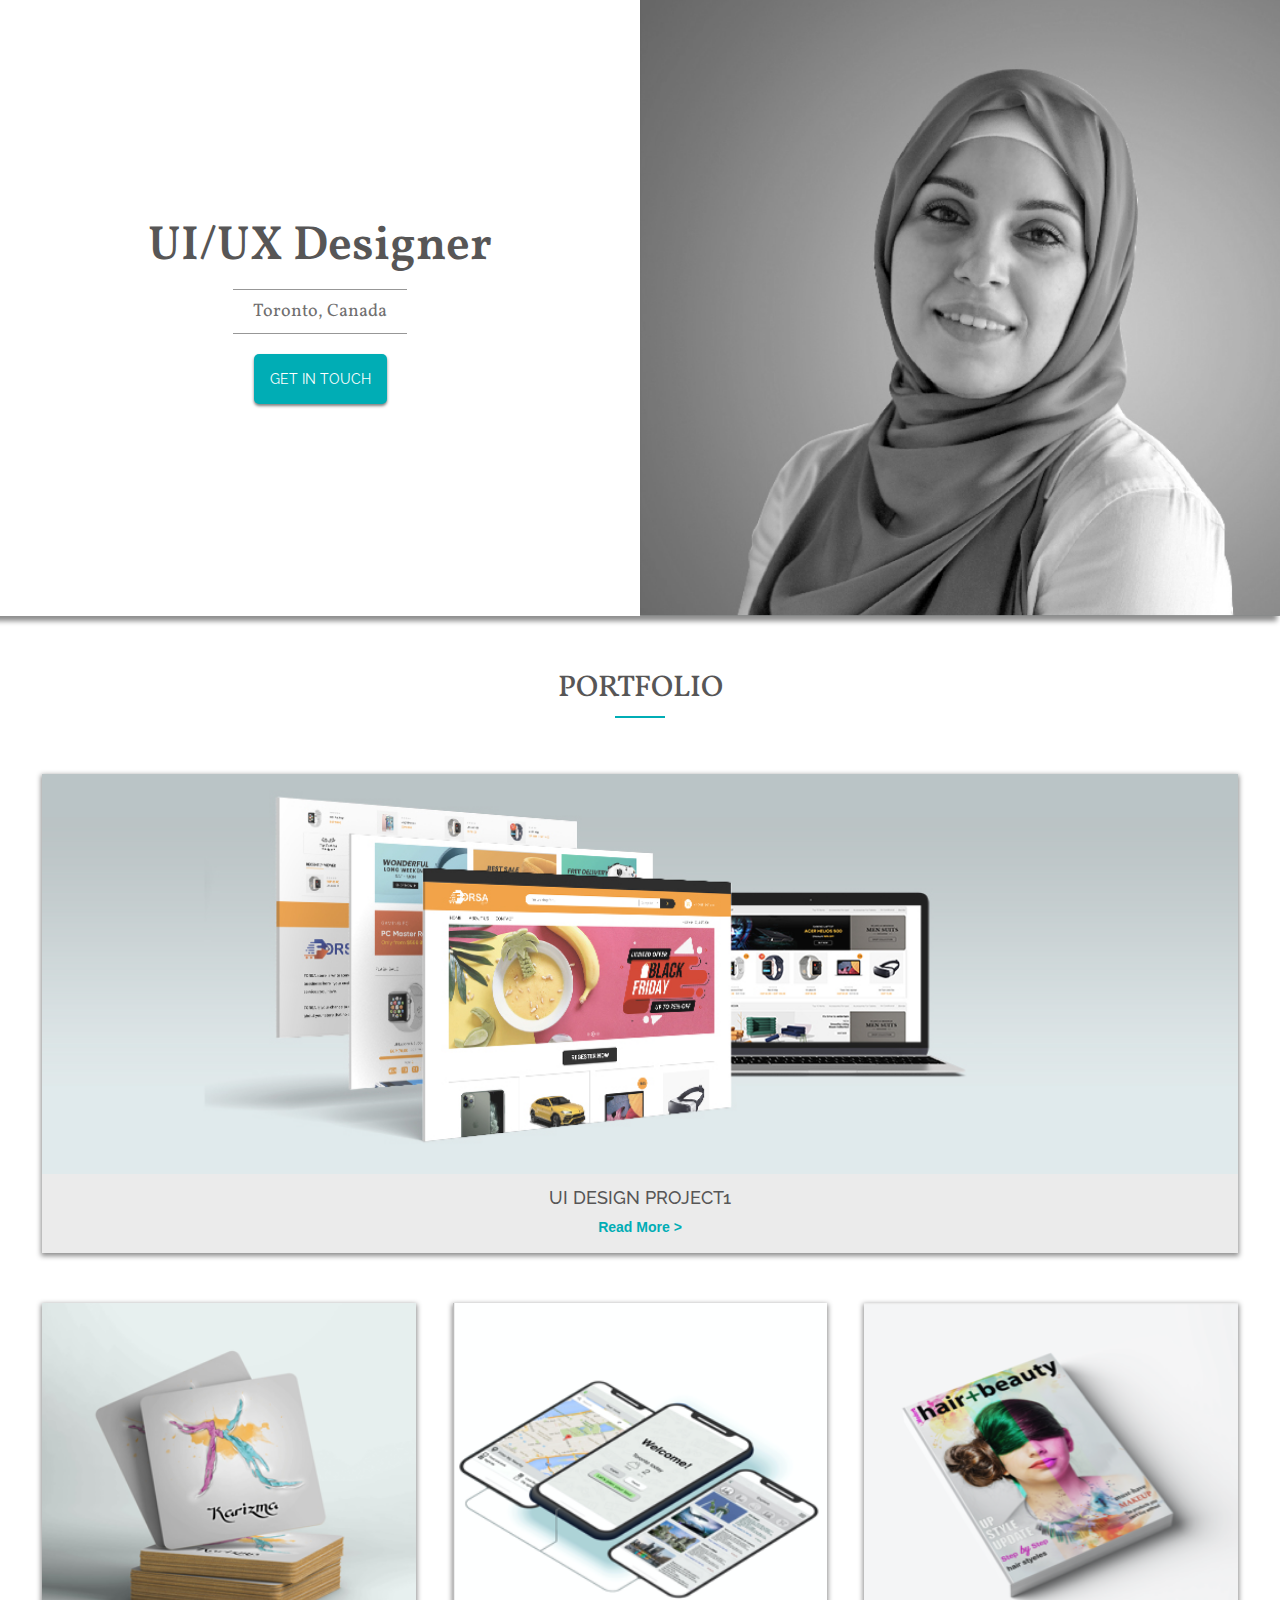
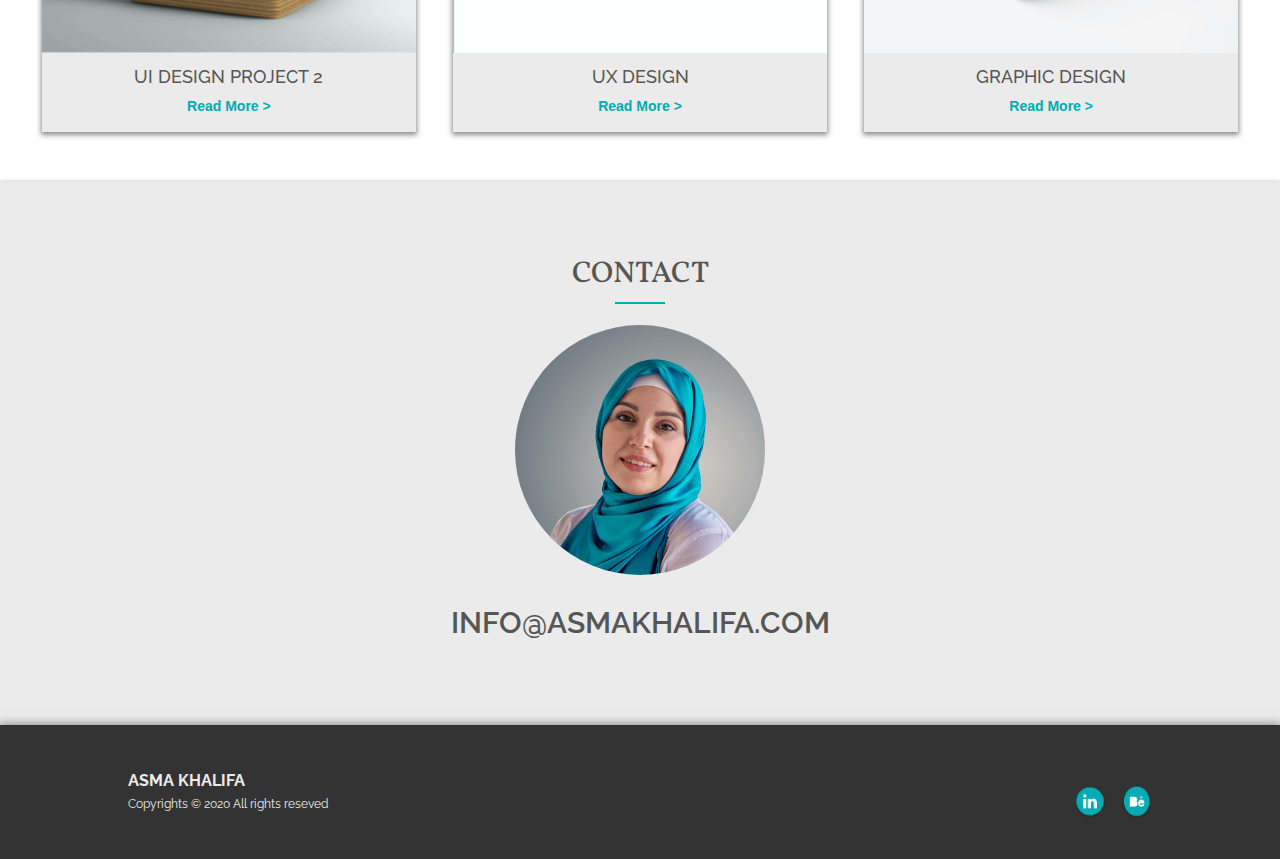
<file: index.html>
<!DOCTYPE html>
<html>
  <head>
    <meta charset="utf-8" />
    <meta
      name="viewport"
      content="width=device-width, initial-scale=1.0, user-scalable=no"
    />
    <meta name="description" content="" />
    <meta name="keywords" content="" />
    <meta name="author" content="Hossam Basha" />
    <meta name="copyright" content="Hossam Basha" />
    <title>Asmaa Khalifa</title>
    <link rel="icon" href="img/logo.png" type="image/png" />
    <link href="css/all.min.css" rel="stylesheet" />
    <link href="css/bootstrap.min.css" rel="stylesheet" />
    <link href="css/index.css" rel="stylesheet" />
  </head>
  <body>
    <!-- Navbar -->
    <nav>
      <div class="navbar">
        <div class="menu-icon">
          <i class="fas fa-bars"></i>
        </div>
        <div class="menu-logo">
          <a href="index.html"><img src="img/logo.png" /></a>
        </div>
        <div class="navbar-content hide">
          <span class="close-nav"><i class="fas fa-times"></i></span>
          <ul class="menu-items">
            <li class="menu-item item-active">
              <a class="menu-link" href="#home_section">HOME</a>
            </li>
            <li class="menu-item">
              <a class="menu-link" href="#categories_section">PORTFOLIO</a>
            </li>
            <li class="menu-item">
              <a class="menu-link" href="aboutMe.html">ABOUT ME</a>
            </li>
            <li class="menu-item">
              <a class="menu-link" href="#contact-section">CONTACT</a>
            </li>
          </ul>
        </div>
      </div>
    </nav>

    <section id="content">
      <!-- Home -->
      <div class="home-section" id="home_section">
        <div class="home-inside">
          <!-- <div class="links">
            <span>Home</span>
          </div> -->
          <div class="home-left">
            <h1 class="home-header">UI/UX Designer</h1>
            <p class="home-p">Toronto, Canada</p>
            <button class="get-in-touch-btn">
              <a href="mailto:INFO@ASMAKHALIFA.COM">GET IN TOUCH</a>
            </button>
          </div>
          <div class="home-right">
            <img src="img/Hero section .png" />
          </div>
        </div>
      </div>
      <!-- Portfolio Categories -->
      <div class="categories-section" id="categories_section">
        <h2 class="section-title">Portfolio</h2>
        <div class="categories-top">
          <div class="category">
            <div class="category-image" id="img1"></div>
            <h3 class="category-title">UI DESIGN PROJECT1</h3>
            <a class="category-link" href="">Read More ></a>
          </div>
        </div>
        <div class="categories-bottom">
          <div class="category">
            <div class="category-image" id="img2"></div>
            <h3 class="category-title">UI DESIGN PROJECT 2</h3>
            <a class="category-link" href="">Read More ></a>
          </div>
          <div class="category">
            <div class="category-image" id="img3"></div>
            <h3 class="category-title">UX DESIGN</h3>
            <a class="category-link" href="UXDesign.html">Read More ></a>
          </div>
          <div class="category">
            <div class="category-image" id="img4"></div>
            <h3 class="category-title">GRAPHIC DESIGN</h3>
            <a class="category-link" href="graphicDesign.html">Read More ></a>
          </div>
        </div>
      </div>

      <!-- Contact section -->
      <div class="contact-section" id="contact-section">
        <h2 class="section-title">CONTACT</h2>
        <div class="contact-info">
          <img src="img/HOME-1.jpeg" />
          <a href="mailto:INFO@ASMAKHALIFA.COM" class="contact-mail"
            >INFO@ASMAKHALIFA.COM</a
          >
        </div>
      </div>
    </section>

    <footer>
      <div class="footer-info">
        <h5 class="footer-header">ASMA KHALIFA</h5>
        <p class="copy-right">Copyrights &copy; 2020 All rights reseved</p>
      </div>
      <div class="footer-logos">
        <img class="footer-image" src="img/in icon.png" />
        <img class="footer-image" src="img/be icon.png" />
      </div>
    </footer>
  </body>
  <script src="js/jquery-3.5.1.min.js"></script>
  <script src="js/bootstrap.min.js"></script>
  <script src="js/index.js"></script>
  <script>
    /* When the user scrolls down show nav after hero section */
    if (screen.width > 961) {
      window.onscroll = (e) => {
        // let homeSection = document.getElementById("home_section");
        // let categoriesSection = document.getElementById("categories_section");
        // let contactSection = document.getElementById("contact-section");
        let currentScrollPos = window.pageYOffset;
        if (currentScrollPos < 400) {
          document.querySelector("nav").style.top = "-100px";
        } else {
          document.querySelector("nav").style.top = "0";
        }

        //   // change links active
        //   if (currentScrollPos < homeSection.offsetHeight && currentScrollPos > 0) {
        //     // active home section link
        //     changeActiveLink(homeSection.id);
        //   } else if (
        //     currentScrollPos < categoriesSection.offsetHeight &&
        //     currentScrollPos > homeSection.offsetHeight
        //   ) {
        //     // active categories section link
        //     changeActiveLink(categoriesSection.id);

        //   } else{
        //     // active contact section link
        //     changeActiveLink(contactSection.id);

        //   }
        // };

        // // change navbar active link
        // function changeActiveLink(id) {
        //   $(".item-active").removeClass("item-active");

        //   // console.log();
        //   $(`a[href="#${id}"]`).parent().addClass("item-active");
        //   // e.target.parentElement.classList.add("item-active");
      };
    }
  </script>
</html>
</file>
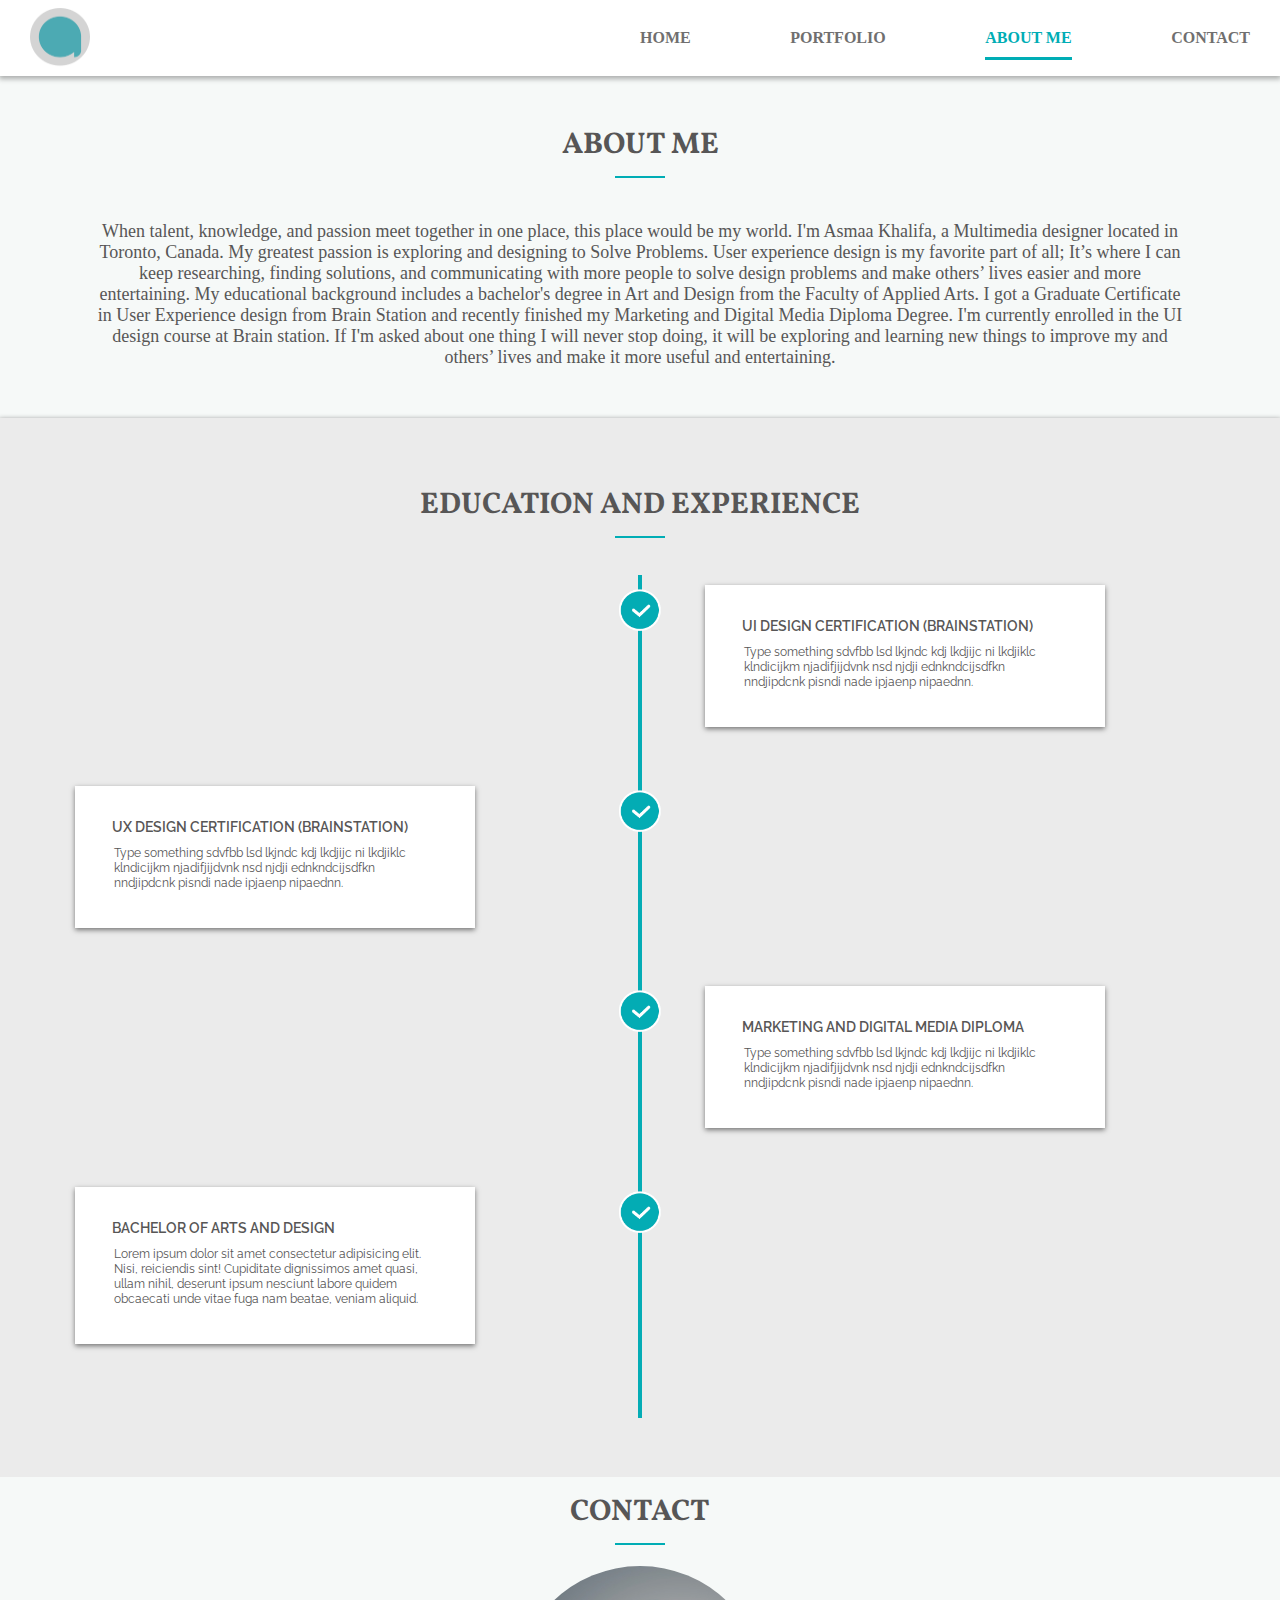
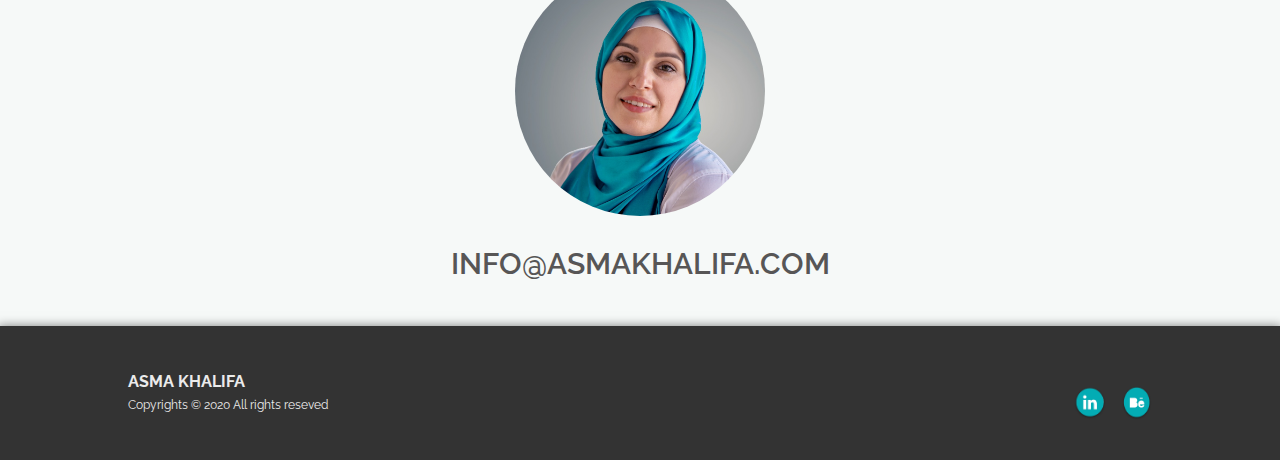
<file: aboutMe.html>
<!DOCTYPE html>
<html>
  <head>
    <meta charset="utf-8" />
    <meta
      name="viewport"
      content="width=device-width, initial-scale=1.0, user-scalable=no"
    />
    <meta name="description" content="" />
    <meta name="keywords" content="" />
    <meta name="author" content="Hossam Basha" />
    <meta name="copyright" content="Hossam Basha" />
    <title>Asmaa Khalifa</title>
    <link href="css/all.min.css" rel="stylesheet" />
    <link href="css/bootstrap.min.css" rel="stylesheet" />
    <link href="css/aboutMe.css" rel="stylesheet" />
  </head>
  <body>
    <!-- Navbar -->
    <nav>
      <div class="navbar">
        <div class="menu-icon">
          <i class="fas fa-bars"></i>
        </div>
        <div class="menu-logo">
          <a href="index.html"><img src="img/logo.png" /></a>
        </div>
        <div class="navbar-content hide">
          <span class="close-nav"><i class="fas fa-times"></i></span>
          <ul class="menu-items">
            <li class="menu-item">
              <a class="menu-link" href="index.html#home_section">HOME</a>
            </li>
            <li class="menu-item">
              <a class="menu-link" href="index.html#categories_section"
                >PORTFOLIO</a
              >
            </li>
            <li class="menu-item item-active">
              <a class="menu-link" href="aboutMe.html">ABOUT ME</a>
            </li>
            <li class="menu-item">
              <a class="menu-link" href="#contact-section">CONTACT</a>
            </li>
          </ul>
        </div>
      </div>
    </nav>

    <section id="content">
      <div class="links">
        <span><a href="index.html">HOME</a></span>
        /
        <span class="link-active">ABOUT ME</span>
      </div>
      <!-- About me -->
      <div class="about-me" id="about_me">
        <div class="about-me-top">
          <h2 class="section-title">ABOUT ME</h2>
          <div class="about-text">
            <p>
              When talent, knowledge, and passion meet together in one place,
              this place would be my world. I'm Asmaa Khalifa, a Multimedia
              designer located in Toronto, Canada. My greatest passion is
              exploring and designing to Solve Problems. User experience design
              is my favorite part of all; It’s where I can keep researching,
              finding solutions, and communicating with more people to solve
              design problems and make others’ lives easier and more
              entertaining. My educational background includes a bachelor's
              degree in Art and Design from the Faculty of Applied Arts. I got a
              Graduate Certificate in User Experience design from Brain Station
              and recently finished my Marketing and Digital Media Diploma
              Degree. I'm currently enrolled in the UI design course at Brain
              station. If I'm asked about one thing I will never stop doing, it
              will be exploring and learning new things to improve my and
              others’ lives and make it more useful and entertaining.
            </p>
          </div>
        </div>
        <div class="education">
          <h2 class="section-title">EDUCATION AND EXPERIENCE</h2>
          <div class="list-container">
            <div class="list-line"></div>
            <div class="education-list">
              <div class="education-item">
                <div class="education-info">
                  <h3 class="education-header">
                    UI DESIGN CERTIFICATION (BRAINSTATION)
                  </h3>
                  <p class="education-note">
                    Type something sdvfbb lsd lkjndc kdj lkdjijc ni lkdjiklc
                    klndicijkm njadifjijdvnk nsd njdji ednkndcijsdfkn nndjipdcnk
                    pisndi nade ipjaenp nipaednn.
                  </p>
                </div>
              </div>
              <div class="education-item">
                <div class="education-info">
                  <h3 class="education-header">
                    UX DESIGN CERTIFICATION (BRAINSTATION)
                  </h3>
                  <p class="education-note">
                    Type something sdvfbb lsd lkjndc kdj lkdjijc ni lkdjiklc
                    klndicijkm njadifjijdvnk nsd njdji ednkndcijsdfkn nndjipdcnk
                    pisndi nade ipjaenp nipaednn.
                  </p>
                </div>
              </div>

              <div class="education-item">
                <div class="education-info">
                  <h3 class="education-header">
                    MARKETING AND DIGITAL MEDIA DIPLOMA
                  </h3>
                  <p class="education-note">
                    Type something sdvfbb lsd lkjndc kdj lkdjijc ni lkdjiklc
                    klndicijkm njadifjijdvnk nsd njdji ednkndcijsdfkn nndjipdcnk
                    pisndi nade ipjaenp nipaednn.
                  </p>
                </div>
              </div>
              <div class="education-item">
                <div class="education-info">
                  <h3 class="education-header">BACHELOR OF ARTS AND DESIGN</h3>
                  <p class="education-note">
                    Lorem ipsum dolor sit amet consectetur adipisicing elit.
                    Nisi, reiciendis sint! Cupiditate dignissimos amet quasi,
                    ullam nihil, deserunt ipsum nesciunt labore quidem obcaecati
                    unde vitae fuga nam beatae, veniam aliquid.
                  </p>
                </div>
              </div>
            </div>
          </div>
        </div>
      </div>
      <!-- Contact section -->
      <div class="contact-section" id="contact-section">
        <h2 class="section-title">CONTACT</h2>
        <div class="contact-info">
          <img src="img/HOME-1.jpeg" />
          <a href="mailto:INFO@ASMAKHALIFA.COM" class="contact-mail"
            >INFO@ASMAKHALIFA.COM</a
          >
        </div>
      </div>
    </section>

    <footer>
      <div class="footer-info">
        <h5 class="footer-header">ASMA KHALIFA</h5>
        <p class="copy-right">Copyrights &copy; 2020 All rights reseved</p>
      </div>
      <div class="footer-logos">
        <img class="footer-image" src="img/in icon.png" />
        <img class="footer-image" src="img/be icon.png" />
      </div>
    </footer>
  </body>
  <script src="js/jquery-3.5.1.min.js"></script>
  <script src="js/bootstrap.min.js"></script>
  <script src="js/index.js"></script>
</html>
</file>
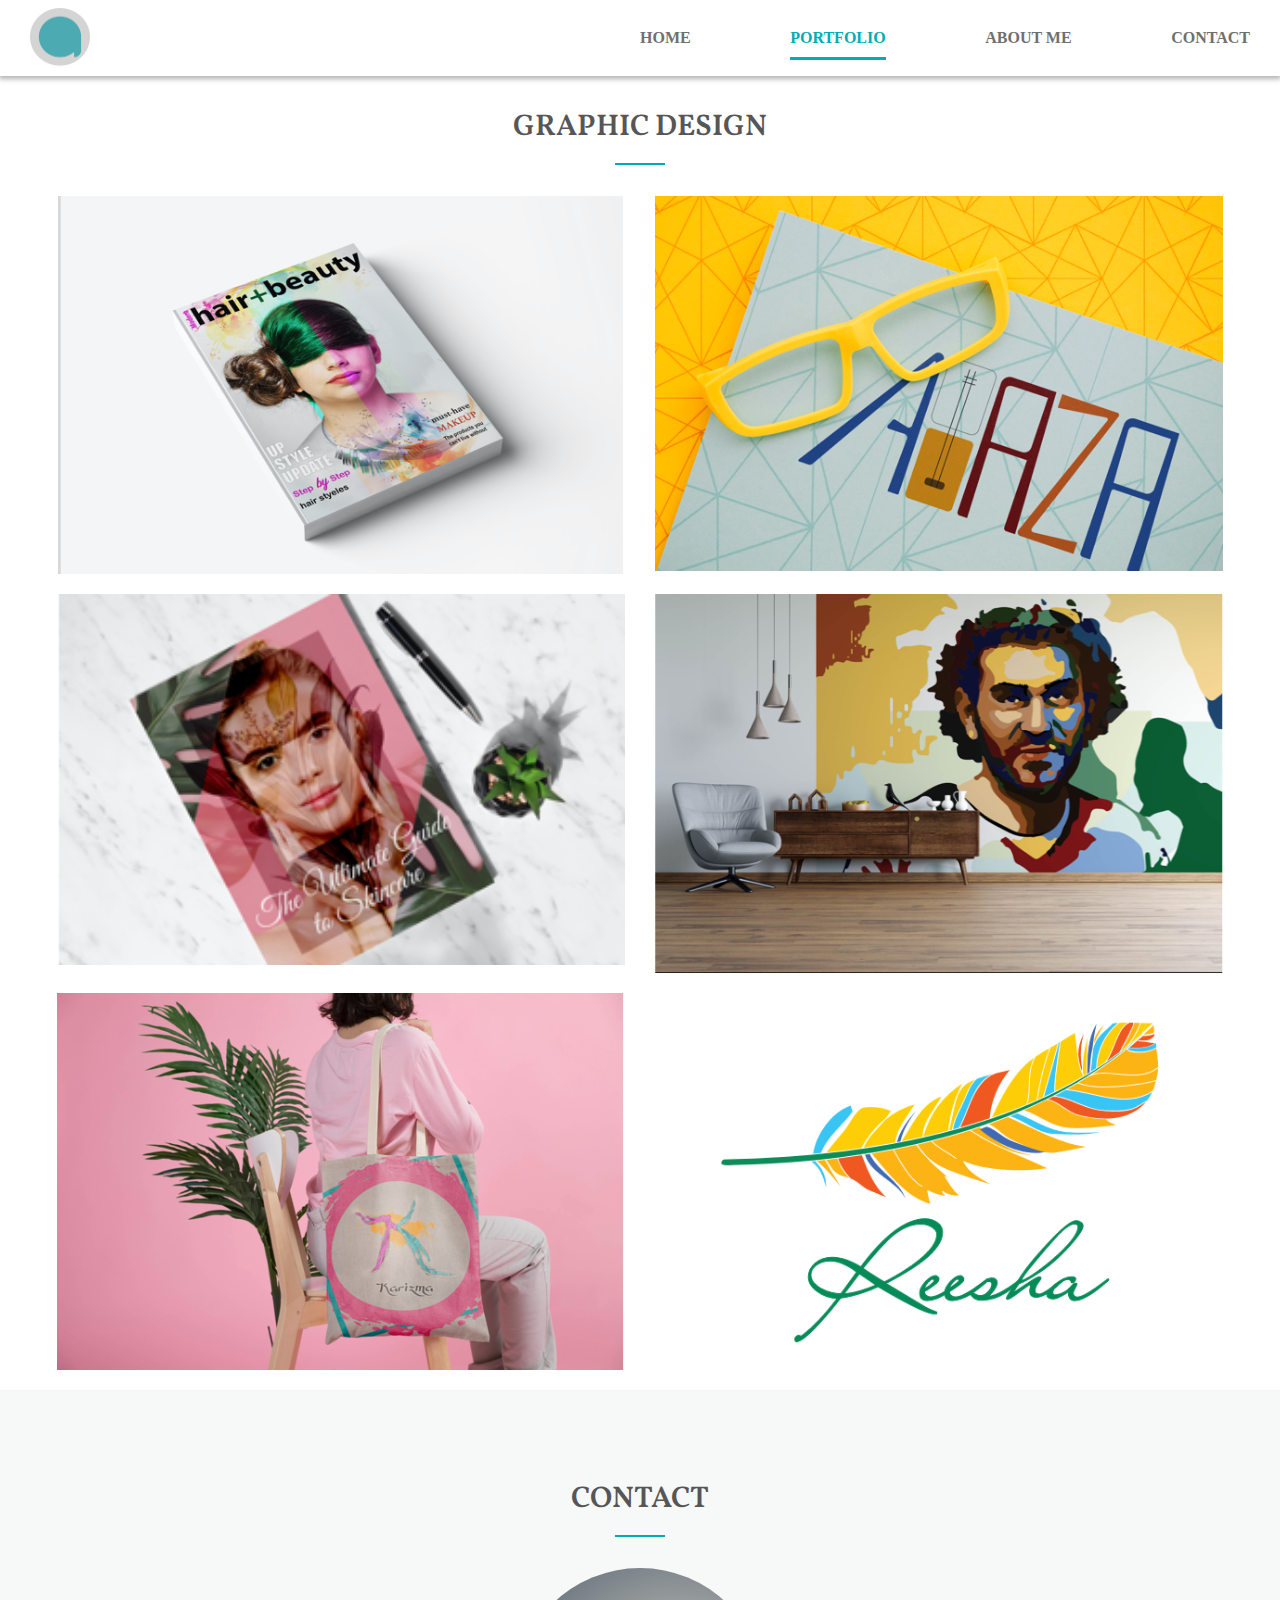
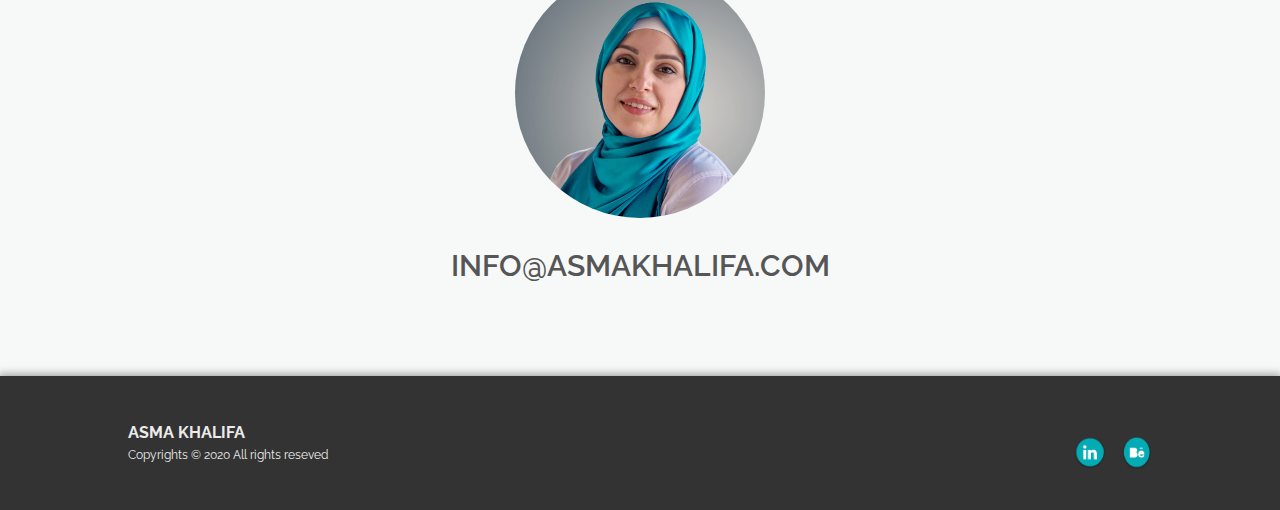
<file: graphicDesign.html>
<!DOCTYPE html>
<html>
  <head>
    <meta charset="utf-8" />
    <meta
      name="viewport"
      content="width=device-width, initial-scale=1.0, user-scalable=no"
    />
    <meta name="description" content="" />
    <meta name="keywords" content="" />
    <meta name="author" content="Hossam Basha" />
    <meta name="copyright" content="Hossam Basha" />
    <title>Asmaa Khalifa</title>
    <link href="css/all.min.css" rel="stylesheet" />
    <link href="css/bootstrap.min.css" rel="stylesheet" />
    <link href="css/graphicDesign.css" rel="stylesheet" />
  </head>
  <body>
    <!-- Navbar -->
    <nav>
      <div class="navbar">
        <div class="menu-icon">
          <i class="fas fa-bars"></i>
        </div>
        <div class="menu-logo">
          <a href="index.html"><img src="img/logo.png" /></a>
        </div>
        <div class="navbar-content hide">
          <span class="close-nav"><i class="fas fa-times"></i></span>
          <ul class="menu-items">
            <li class="menu-item">
              <a class="menu-link" href="index.html#home_section">HOME</a>
            </li>
            <li class="menu-item item-active">
              <a class="menu-link" href="index.html#categories_section"
                >PORTFOLIO</a
              >
            </li>
            <li class="menu-item">
              <a class="menu-link" href="aboutMe.html">ABOUT ME</a>
            </li>
            <li class="menu-item">
              <a class="menu-link" href="#contact-section">CONTACT</a>
            </li>
          </ul>
        </div>
      </div>
    </nav>

    <section id="content">
      <!-- Portfolio Categories -->
      <div class="categories-section" id="categories_section">
        <div class="links">
          <span>Home</span> /
          <span class="link-active"
            ><a href="index.html#categories_section">PORTFOLIO</a></span
          >
          /
          <span class="link-active">GRAPHIC DESIGN</span>
        </div>
        <h2 class="section-title category-title">GRAPHIC DESIGN</h2>
        <!-- <div class="categories">
          
        </div> -->
        <div class="categories">
          <div class="category">
            <img class="category-image" src="img/ss.png" alt="" />
          </div>
          <div class="category">
            <img class="category-image" src="img/s-2.png" alt="" />
          </div>
          <div class="category">
            <img class="category-image" src="img/GRAPHIC DESIGN.png" alt="" />
          </div>
          <div class="category">
            <img class="category-image" src="img/ss-1.png" alt="" />
          </div>
          <div class="category">
            <img class="category-image" src="img/s-1.png" alt="" />
          </div>
          <div class="category">
            <img class="category-image" src="img/s-3.png" alt="" />
          </div>
        </div>
      </div>
      <!-- Contact section -->
      <div class="contact-section" id="contact-section">
        <h2 class="section-title">CONTACT</h2>
        <div class="contact-info">
          <img src="img/HOME-1.jpeg" />
          <a href="mailto:INFO@ASMAKHALIFA.COM" class="contact-mail"
            >INFO@ASMAKHALIFA.COM</a
          >
        </div>
      </div>
    </section>

    <footer>
      <div class="footer-info">
        <h5 class="footer-header">ASMA KHALIFA</h5>
        <p class="copy-right">Copyrights &copy; 2020 All rights reseved</p>
      </div>
      <div class="footer-logos">
        <img class="footer-image" src="img/in icon.png" />
        <img class="footer-image" src="img/be icon.png" />
      </div>
    </footer>
  </body>
  <script src="js/jquery-3.5.1.min.js"></script>
  <script src="js/bootstrap.min.js"></script>
  <script src="js/index.js"></script>
</html>
</file>
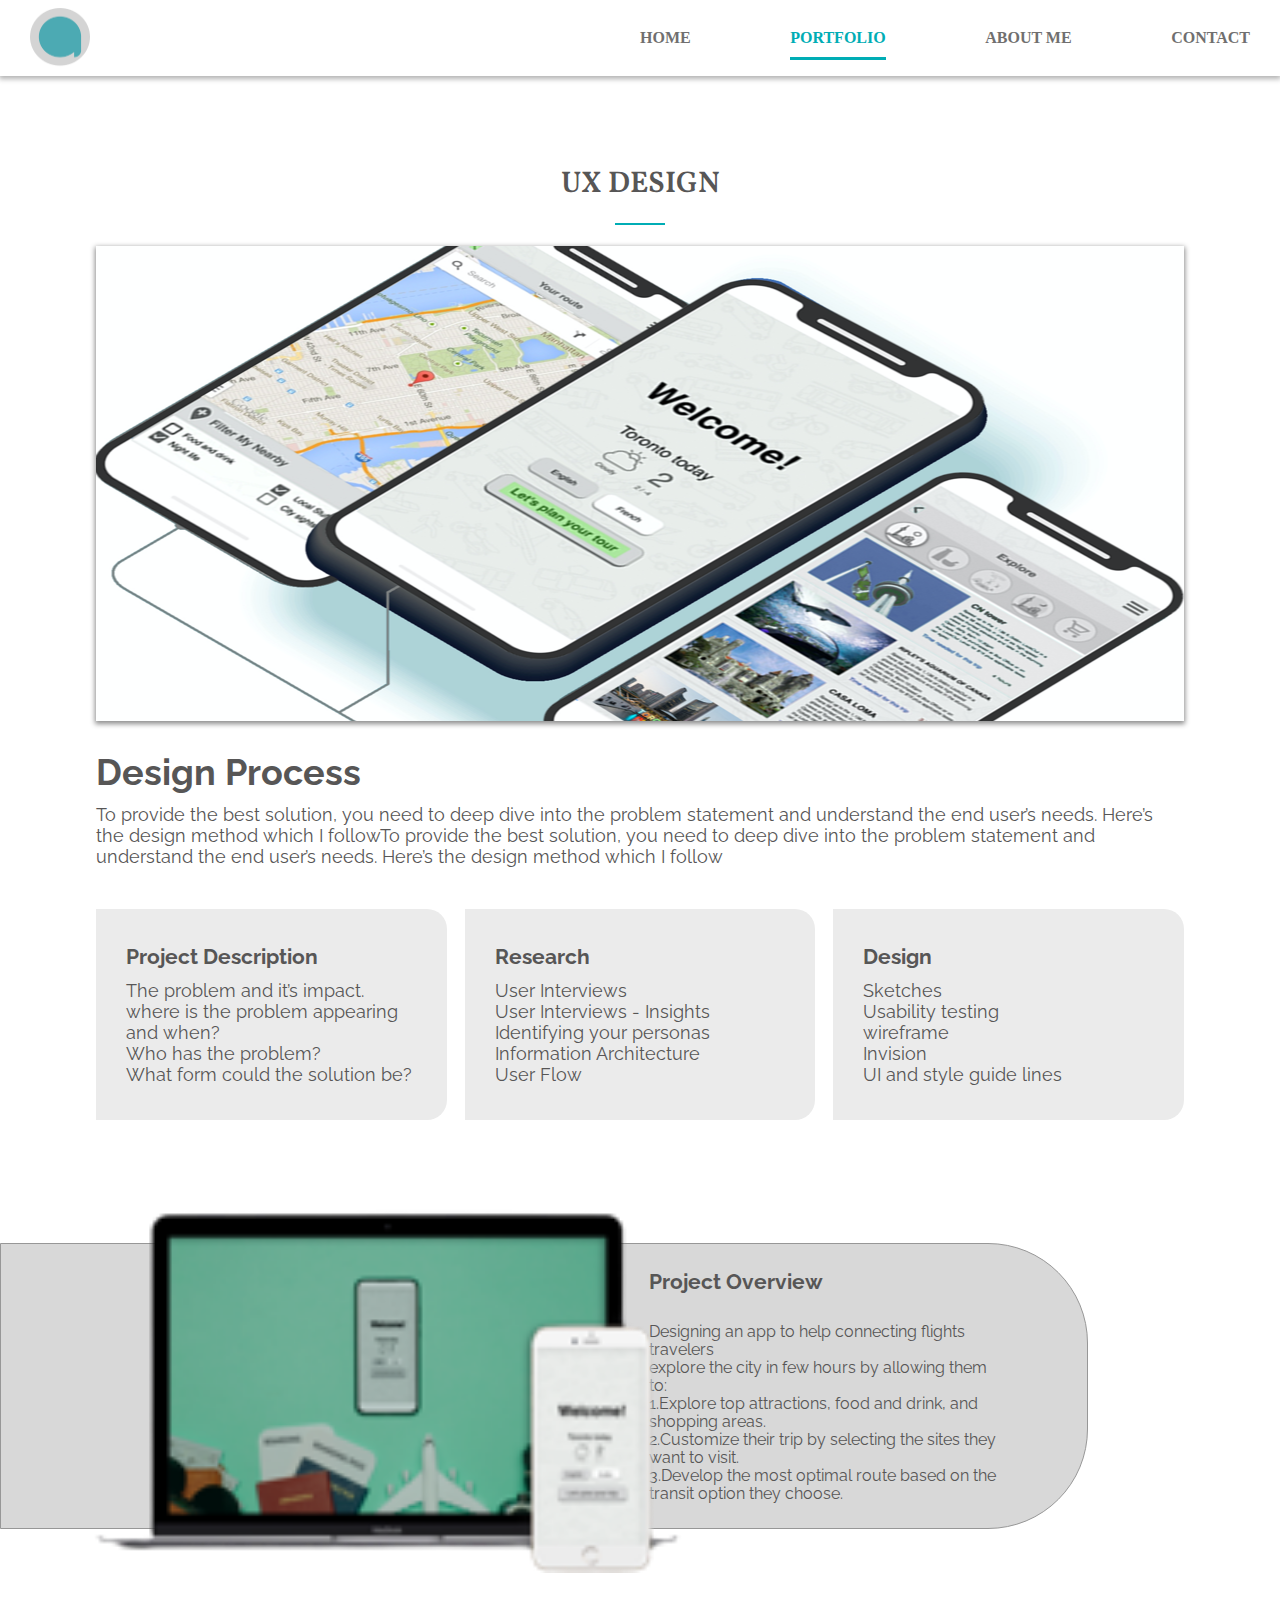
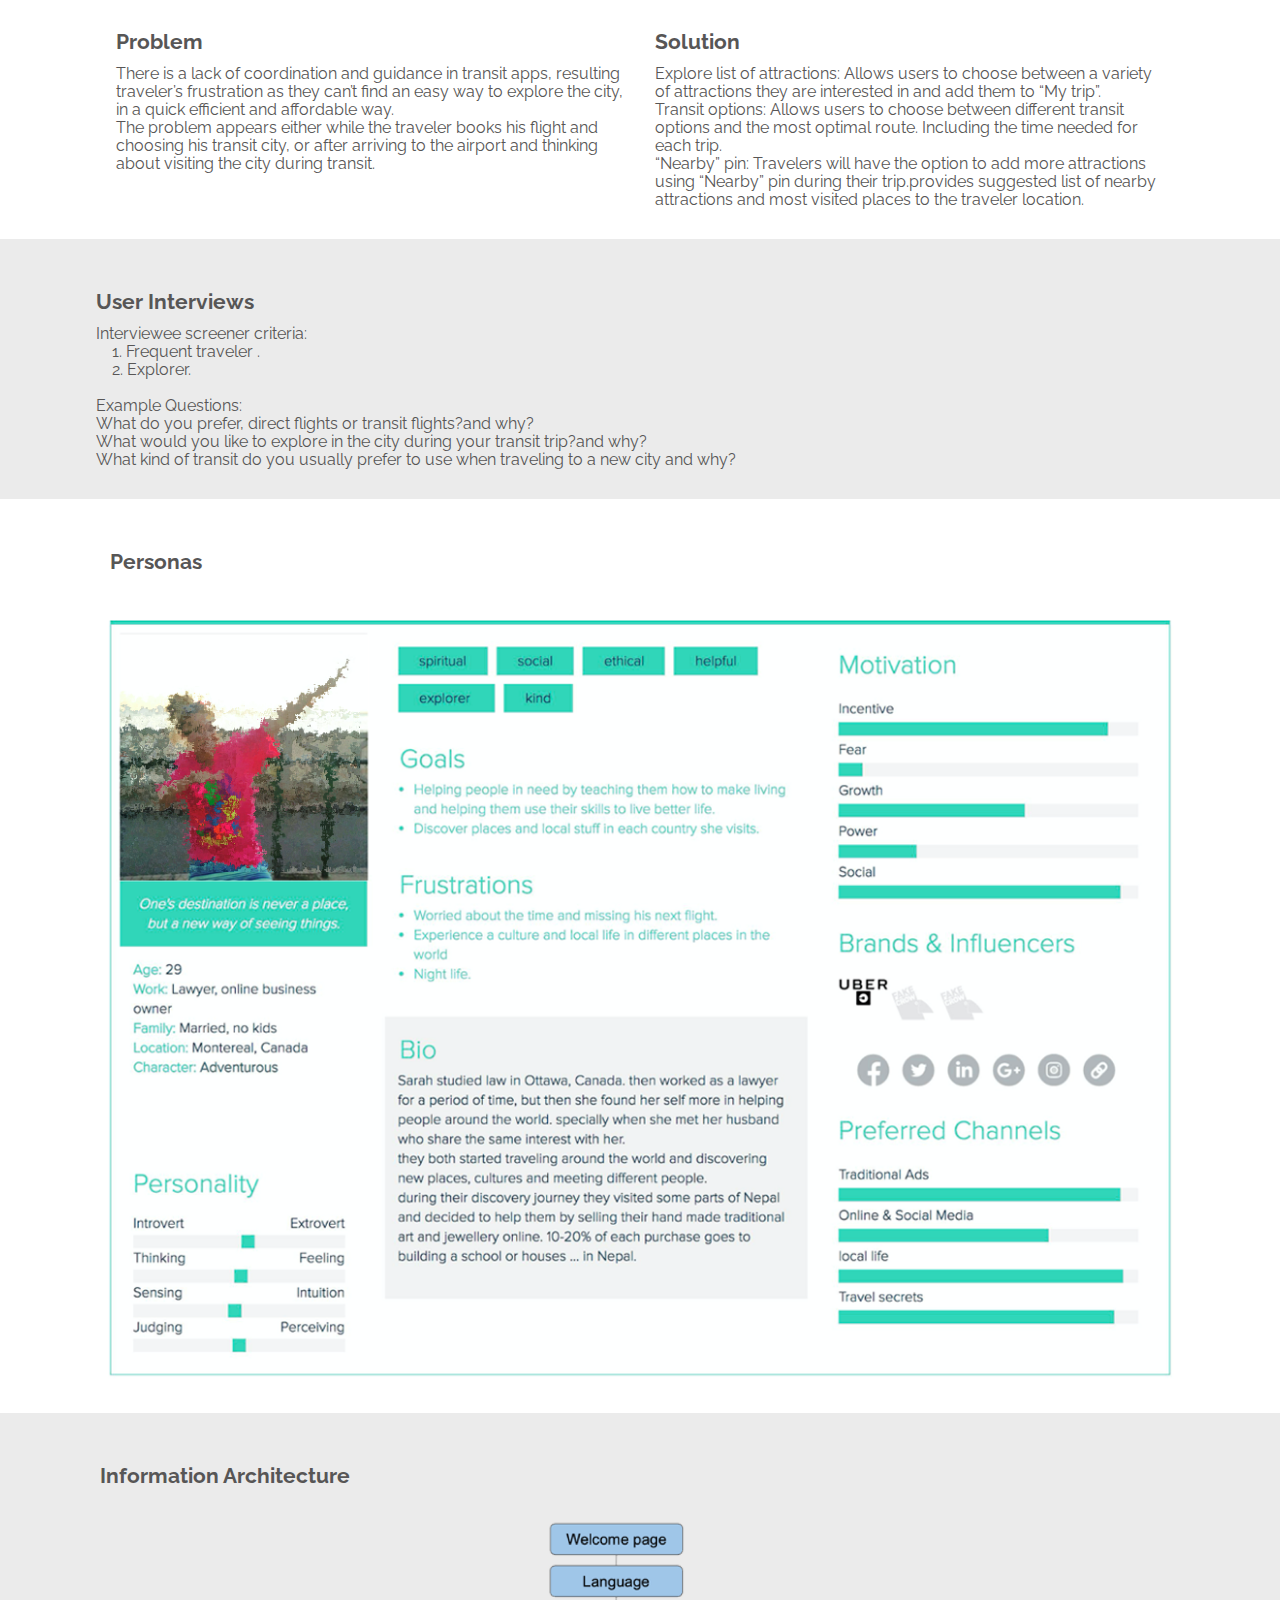
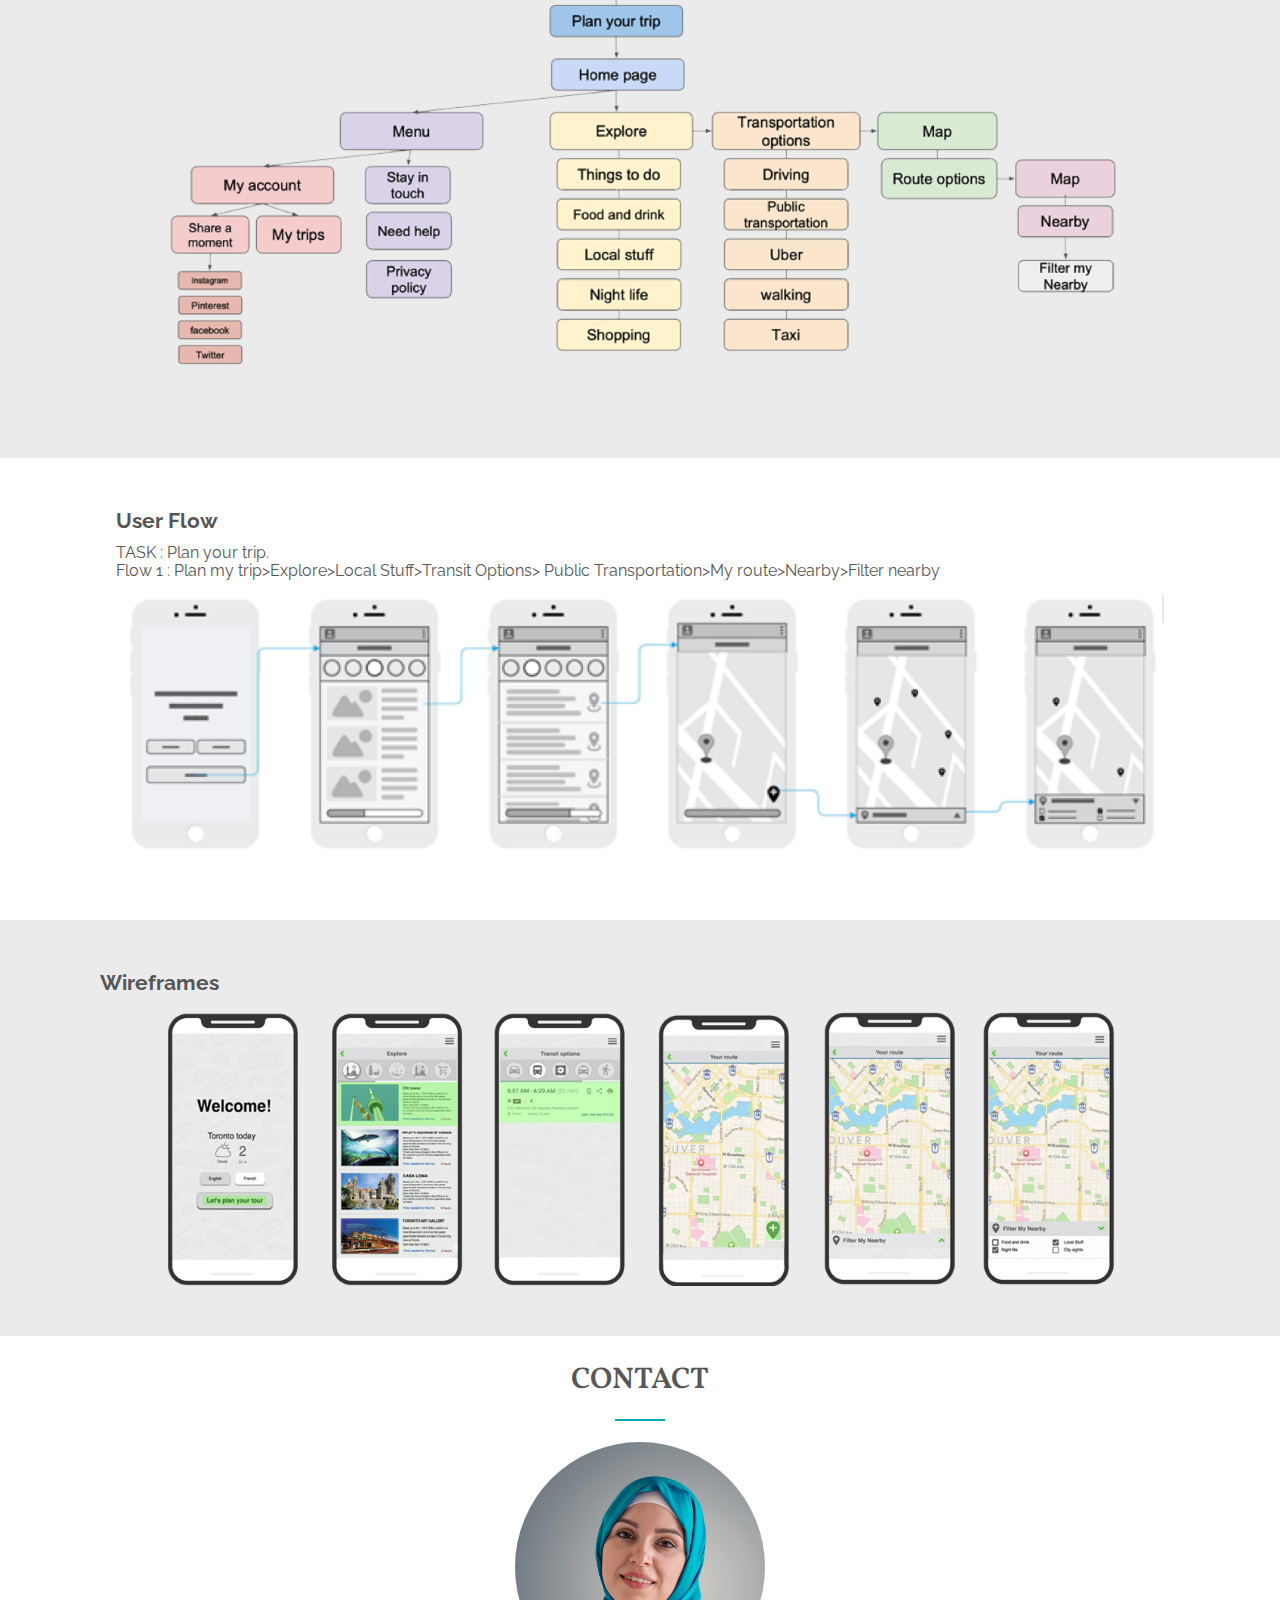
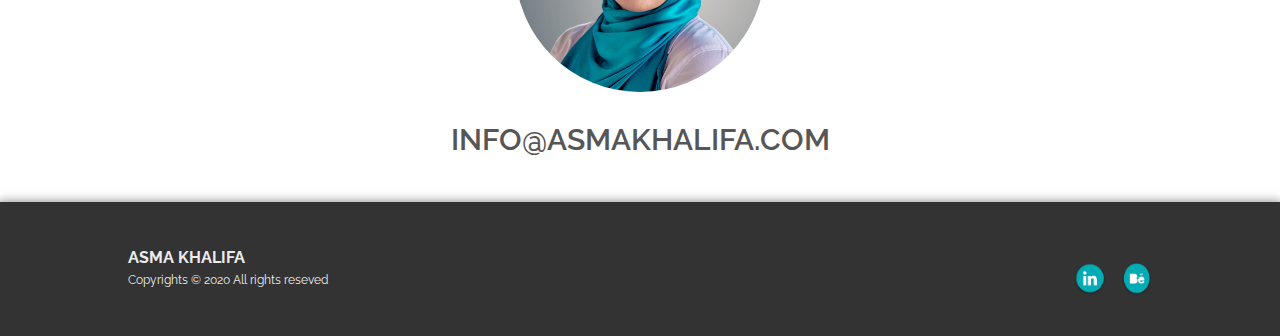
<file: UIProject1.html>
<!DOCTYPE html>
<html>
  <head>
    <meta charset="utf-8" />
    <meta
      name="viewport"
      content="width=device-width, initial-scale=1.0, user-scalable=no"
    />
    <meta name="description" content="" />
    <meta name="keywords" content="" />
    <meta name="author" content="Hossam Basha" />
    <meta name="copyright" content="Hossam Basha" />
    <title>Asmaa Khalifa</title>
    <link href="css/all.min.css" rel="stylesheet" />
    <link href="css/bootstrap.min.css" rel="stylesheet" />
    <link href="css/UXDesign.css" rel="stylesheet" />
  </head>
  <body>
    <!-- Navbar -->
    <nav>
      <div class="navbar">
        <div class="menu-icon">
          <i class="fas fa-bars"></i>
        </div>
        <div class="menu-logo">
          <a href="index.html"><img src="img/logo.png" /></a>
        </div>
        <div class="navbar-content hide">
          <span class="close-nav"><i class="fas fa-times"></i></span>
          <ul class="menu-items">
            <li class="menu-item">
              <a class="menu-link" href="index.html#home_section">HOME</a>
            </li>
            <li class="menu-item item-active">
              <a class="menu-link" href="index.html#categories_section"
                >PORTFOLIO</a
              >
            </li>
            <li class="menu-item">
              <a class="menu-link" href="aboutMe.html">ABOUT ME</a>
            </li>
            <li class="menu-item">
              <a class="menu-link" href="#contact-section">CONTACT</a>
            </li>
          </ul>
        </div>
      </div>
    </nav>

    <section id="content">
      <!-- UX Details -->
      <div class="UX-section">
        <div class="links">
          <span><a href="index.html">Home</a></span> /
          <span><a href="index.html#categories_section">PORTFOLIO</a></span>
          /
          <span class="link-active">UX DESIGN</span>
        </div>
        <h2 class="section-title UX-title">UX DESIGN</h2>
        <div class="UX-details">
          <div class="UX-image-container">
            <div class="UX-image"></div>
          </div>
          <div class="detail-row detail-container-1">
            <div class="detail-section">
              <h3 class="detail-header">Design Process</h3>
              <p class="detail-text">
                To provide the best solution, you need to deep dive into the
                problem statement and understand the end user’s needs. Here’s
                the design method which I followTo provide the best solution,
                you need to deep dive into the problem statement and understand
                the end user’s needs. Here’s the design method which I follow
              </p>
            </div>
          </div>
          <div class="detail-row detail-container-2">
            <div class="detail-section">
              <h3 class="detail-header">Project Description</h3>
              <p class="detail-text">
                The problem and it’s impact.<br />
                where is the problem appearing and when?<br />
                Who has the problem?<br />
                What form could the solution be?<br />
              </p>
            </div>
            <div class="detail-section">
              <h3 class="detail-header">Research</h3>
              <p class="detail-text">
                User Interviews<br />
                User Interviews - Insights<br />
                Identifying your personas <br />
                Information Architecture<br />
                User Flow
              </p>
            </div>
            <div class="detail-section">
              <h3 class="detail-header">Design</h3>
              <p class="detail-text">
                Sketches <br />
                Usability testing<br />
                wireframe<br />
                Invision <br />
                UI and style guide lines <br />
              </p>
            </div>
          </div>
          <div class="detail-row detail-container-3">
            <div class="detail-top">
              <img src="img/overview.png" />
            </div>
            <div class="detail-bottom">
              <h2 class="detail-header">Project Overview</h2>
              <p class="detail-text">
                Designing an app to help connecting flights travelers<br />
                explore the city in few hours by allowing them to: <br />
                1.Explore top attractions, food and drink, and shopping areas.
                <br />
                2.Customize their trip by selecting the sites they want to
                visit. <br />
                3.Develop the most optimal route based on the transit option
                they choose.
              </p>
            </div>
          </div>
          <div class="detail-row detail-container-4">
            <div class="detail-left">
              <h2 class="detail-header">Problem</h2>
              <p class="detail-text">
                There is a lack of coordination and guidance in transit apps,
                resulting traveler’s frustration as they can’t find an easy way
                to explore the city, in a quick efficient and affordable way.<br />
                The problem appears either while the traveler books his flight
                and choosing his transit city, or after arriving to the airport
                and thinking about visiting the city during transit.
              </p>
            </div>
            <div class="detail-right">
              <h2 class="detail-header">Solution</h2>
              <p class="detail-text">
                Explore list of attractions: Allows users to choose between a
                variety of attractions they are interested in and add them to
                “My trip”. <br />
                Transit options: Allows users to choose between different
                transit options and the most optimal route. Including the time
                needed for each trip. <br />
                “Nearby” pin: Travelers will have the option to add more
                attractions using “Nearby” pin during their trip.provides
                suggested list of nearby attractions and most visited places to
                the traveler location.
              </p>
            </div>
          </div>
          <div class="detail-row detail-container-5">
            <div class="details">
              <h2 class="detail-header">User Interviews</h2>
              <p class="detail-text">
                Interviewee screener criteria: <br />
                &nbsp;&nbsp;&nbsp;&nbsp;1. Frequent traveler . <br />
                &nbsp;&nbsp;&nbsp;&nbsp;2. Explorer. <br /><br />

                Example Questions: <br />
                What do you prefer, direct flights or transit flights?and why?
                <br />
                What would you like to explore in the city during your transit
                trip?and why? <br />
                What kind of transit do you usually prefer to use when traveling
                to a new city and why?
              </p>
            </div>
          </div>
          <div class="detail-row detail-container-6">
            <div class="details">
              <h2 class="detail-header">Personas</h2>
              <img src="img/PERSONAS.png" class="row-img" />
            </div>
          </div>
          <div class="detail-row detail-container-7">
            <div class="details">
              <h2 class="detail-header">Information Architecture</h2>
              <img src="img/s.png" class="row-img" />
            </div>
          </div>
          <div class="detail-row detail-container-8">
            <div class="details">
              <h2 class="detail-header">User Flow</h2>
              <p class="detail-text">
                TASK : Plan your trip.<br />
                Flow 1 : Plan my trip>Explore>Local Stuff>Transit Options>
                Public Transportation>My route>Nearby>Filter nearby
              </p>
              <img class="row-img mob" src="img/UserFlow-mobile.png" />
              <img class="row-img lap" src="img/UserFlow-laptop.png" />
              
            </div>
          </div>
          <div class="detail-row detail-container-9">
            <div class="details">
              <h2 class="detail-header">Wireframes</h2>
              
              <img class="row-img mob" src="img/wireframes mobile.png" />
              <img class="row-img lap" src="img/wireframes laptop.png" />
            </div>
          </div>
        </div>
      </div>
      <!-- Contact section -->
      <div class="contact-section" id="contact-section">
        <h2 class="section-title">CONTACT</h2>
        <div class="contact-info">
          <img src="img/HOME-1.jpeg" />
          <a href="mailto:INFO@ASMAKHALIFA.COM" class="contact-mail"
            >INFO@ASMAKHALIFA.COM</a
          >
        </div>
      </div>
    </section>

    <footer>
      <div class="footer-info">
        <h5 class="footer-header">ASMA KHALIFA</h5>
        <p class="copy-right">Copyrights &copy; 2020 All rights reseved</p>
      </div>
      <div class="footer-logos">
        <img class="footer-image" src="img/in icon.png" />
        <img class="footer-image" src="img/be icon.png" />
      </div>
    </footer>
  </body>
  <script src="js/jquery-3.5.1.min.js"></script>
  <script src="js/bootstrap.min.js"></script>
  <script src="js/index.js"></script>
</html>
</file>
<file: css/index.css>
@font-face{src:url("../fonts/Raleway-VariableFont_wght.ttf");font-family:"Relaway"}@font-face{src:url("../fonts/Vollkorn-VariableFont_wght.ttf");font-family:"Vollkorn"}.section-title{font-family:"Vollkorn"}a:hover{color:#00adb5}*{box-sizing:border-box}h1,h2,h3,h4,h5,h6,p,ul{margin:0px;padding:0px}body{width:100%;max-width:100%;padding:0;margin:0}img{max-width:100%}html{scroll-behavior:smooth}a{color:#00adb5}@font-face{src:url("../fonts/Raleway-VariableFont_wght.ttf");font-family:"Relaway"}@font-face{src:url("../fonts/Vollkorn-VariableFont_wght.ttf");font-family:"Vollkorn"}.section-title{font-family:"Vollkorn"}a:hover{color:#00adb5}*{box-sizing:border-box}h1,h2,h3,h4,h5,h6,p,ul{margin:0px;padding:0px}body{width:100%;max-width:100%;padding:0;margin:0}img{max-width:100%}html{scroll-behavior:smooth}a{color:#00adb5}ul{list-style:none}nav{position:fixed;top:0;width:100%;left:0;overflow-y:hidden;z-index:999}.noscroll{overflow:hidden}.navbar{background-color:#303941;padding-top:11px;padding-bottom:11px;padding-left:8.5px;padding-right:8.5px;justify-content:start;position:relative}.menu-icon{width:20%}.menu-icon i{font-size:20px;color:#00adb5}.menu-logo{width:80%;text-align:center;padding-right:20%}.menu-logo img{width:32px;height:32px}.navbar-content{position:fixed;top:0;left:0;width:100%;height:100%;z-index:9999;background-color:#0b0b0b;display:flex;justify-content:center;align-items:center;text-align:center}.close-nav{position:absolute;top:15px;left:20px;font-size:30px;color:#979797}.menu-item{margin-bottom:30px}.menu-link{color:#dcd9d9;font-size:1.125em;font-weight:600;font-family:"Raleway"}.item-active .menu-link{color:#00adb5 !important}.hide{display:none}@media(min-width: 961px){nav{box-shadow:0 2px 5px 1px rgba(0,0,0,.3)}.navbar{background-color:#fff;padding:0px}.menu-icon{display:none}.menu-logo{width:50%;text-align:start;padding:8px 30px}.menu-logo img{width:60px;height:60px}.navbar-content{display:inline;position:relative;width:50%;background-color:rgba(255,255,255,.25)}.close-nav{display:none}.menu-items{display:flex;justify-content:space-between;align-items:center;padding-right:30px}.menu-item{margin-bottom:0px}.menu-link{color:#706f6f;font-size:16px}.item-active{position:relative}.item-active .menu-link{color:#00adb5 !important}.item-active::before{content:"";position:absolute;bottom:-10px;left:0;height:3px;background-color:#00adb5;width:100%}}.contact-section{padding-top:23px}.contact-section .contact-info{text-align:center;padding-bottom:40px}.contact-section img{max-width:40%;margin-bottom:25px;border-radius:50%}.contact-section .contact-mail{display:block;color:#575656;font-size:16px;font-weight:600;font-family:"Relaway"}@media(min-width: 961px){.contact-section{padding-top:23px}.contact-section .contact-info{text-align:center;padding-bottom:40px}.contact-section img{width:250px;height:250px}.contact-section .contact-mail{font-size:30px}}footer{background-color:#333;box-shadow:0 2px 10px 2px rgba(0,0,0,.5);text-align:center;padding:40px;font-family:"Relaway"}footer .footer-header{color:#ebebeb;font-size:16px;font-weight:700;padding-bottom:4px}footer .copy-right{color:#ebebeb;font-size:12px}footer .footer-logos{display:flex;justify-content:center;padding-top:20px}footer .footer-logos .footer-image{width:34px;height:34px}footer .footer-logos .footer-image:first-child{margin-right:10px}@media(min-width: 961px){footer{display:flex;flex-wrap:wrap;justify-content:space-between;padding:40px 10%;align-items:center}.footer-info{text-align:start}.footer-logos{display:flex;justify-content:center;padding-top:20px}.footer-logos .footer-image:first-child{margin-right:20px}}#content{padding-top:54px}.section-title{padding-bottom:18px;font-size:18px;font-weight:500;letter-spacing:0;line-height:25px;color:#575656;text-align:center;text-transform:uppercase;position:relative;margin-bottom:20px;font-family:"vollkorn"}.section-title::before{content:"";position:absolute;bottom:0;left:50%;transform:translate(-50%, -50%);height:2px;background-color:#00adb5;width:50px}.home-section{padding-inline-start:10px;padding-bottom:80px;padding-top:46px}.home-section .home-right{display:none}.home-section .home-left{display:flex;justify-content:center;align-items:center;flex-direction:column;text-align:center}.home-section .home-header{font-size:21px;color:#575656;font-family:"Vollkorn";font-weight:600;letter-spacing:0;line-height:29px}.home-section .home-p{font-size:12px;color:#706f6f;border-top:1px solid #979797;border-bottom:1px solid #979797;padding-top:9px;padding-bottom:9px;margin-top:9px;margin-bottom:20px;padding-left:2px;padding-right:2px;font-family:"Vollkorn"}.home-section .get-in-touch-btn{background-color:#00adb5;padding:13px 16px;text-transform:uppercase;box-shadow:0px 2px 3px 0px rgba(0,0,0,.5);border-radius:5px;border-width:0px;outline:none !important}.home-section .get-in-touch-btn a{color:#fff !important;text-decoration:none;font-family:"Relaway"}#img1{background-image:url("../img/ui design mobile.png")}#img2{background-image:url("../img/portfolio page.png")}#img3{background-image:url("../img/UX DESIGN CARD 1.png")}#img4{background-image:url("../img/GRAPHICV DESIGN COVER.png")}.categories-section{padding-left:10px;padding-right:10px}.categories-section .category{text-align:center;background-color:#ebebeb;width:100%;box-shadow:0 2px 5px 1px rgba(0,0,0,.45);margin-bottom:20px;padding-bottom:14px}.categories-section .category-image{width:100%;min-height:270px;background-position:center;background-repeat:no-repeat;background-size:cover}.categories-section .category-title{color:#575656;padding-top:11px;padding-bottom:5px;font-size:18px;font-family:"Relaway";letter-spacing:0;line-height:25px}.categories-section .category-link{color:#00adb5;font-size:14px;font-weight:600}@media(min-width: 961px){.section-title{font-size:30px}nav{transition:top .5s;top:-100px}#content{padding-top:0}.home-section{padding:0px}.home-section .home-inside{display:flex;flex-wrap:wrap;box-shadow:-5px 3px 5px 2px rgba(0,0,0,.45)}.home-section .home-right{display:block;width:50%}.home-section .home-right img{width:100%}.home-section .home-left{width:50%}.home-section .home-header{font-size:48px;font-weight:600;letter-spacing:0;line-height:67px}.home-section .home-p{font-size:18px;letter-spacing:0;line-height:25px;padding-left:20px;padding-right:20px}.home-section .get-in-touch-btn a{font-size:14px;letter-spacing:0;line-height:17px}.categories-section{padding-top:60px;width:95%;margin:0 auto}.categories-section .categories-top{padding-top:35px;padding-bottom:50px}.categories-section .categories-top .category-image{min-height:400px}.categories-section .categories-bottom{display:flex;flex-wrap:wrap;justify-content:space-between;padding-bottom:50px}.categories-section .categories-bottom .category{width:31.25%}.categories-section .category{margin-bottom:0px}.categories-section .category-image{max-height:400px;min-height:350px}#img1{background-image:url("../img/UI Design portfolio card.png")}#img2{background-image:url("../img/portfolio page.png")}#img3{background-image:url("../img/UX DESIGN laptop.png")}#img4{background-image:url("../img/UX DESIGN COVER.png")}.contact-section{background-color:#ebebeb;box-shadow:0 2px 5px 1px rgba(17,15,15,.45);padding-top:80px;padding-bottom:40px}}/*# sourceMappingURL=index.css.map */
</file>
<file: css/aboutMe.css>
@font-face{src:url("../fonts/Raleway-VariableFont_wght.ttf");font-family:"Relaway"}@font-face{src:url("../fonts/Vollkorn-VariableFont_wght.ttf");font-family:"Vollkorn"}.section-title{font-family:"Vollkorn"}a:hover{color:#00adb5}*{box-sizing:border-box}h1,h2,h3,h4,h5,h6,p,ul{margin:0px;padding:0px}body{width:100%;max-width:100%;padding:0;margin:0}img{max-width:100%}html{scroll-behavior:smooth}a{color:#00adb5}@font-face{src:url("../fonts/Raleway-VariableFont_wght.ttf");font-family:"Relaway"}@font-face{src:url("../fonts/Vollkorn-VariableFont_wght.ttf");font-family:"Vollkorn"}.section-title{font-family:"Vollkorn"}a:hover{color:#00adb5}*{box-sizing:border-box}h1,h2,h3,h4,h5,h6,p,ul{margin:0px;padding:0px}body{width:100%;max-width:100%;padding:0;margin:0}img{max-width:100%}html{scroll-behavior:smooth}a{color:#00adb5}ul{list-style:none}nav{position:fixed;top:0;width:100%;left:0;overflow-y:hidden;z-index:999}.noscroll{overflow:hidden}.navbar{background-color:#303941;padding-top:11px;padding-bottom:11px;padding-left:8.5px;padding-right:8.5px;justify-content:start;position:relative}.menu-icon{width:20%}.menu-icon i{font-size:20px;color:#00adb5}.menu-logo{width:80%;text-align:center;padding-right:20%}.menu-logo img{width:32px;height:32px}.navbar-content{position:fixed;top:0;left:0;width:100%;height:100%;z-index:9999;background-color:#0b0b0b;display:flex;justify-content:center;align-items:center;text-align:center}.close-nav{position:absolute;top:15px;left:20px;font-size:30px;color:#979797}.menu-item{margin-bottom:30px}.menu-link{color:#dcd9d9;font-size:1.125em;font-weight:600;font-family:"Raleway"}.item-active .menu-link{color:#00adb5 !important}.hide{display:none}@media(min-width: 961px){nav{box-shadow:0 2px 5px 1px rgba(0,0,0,.3)}.navbar{background-color:#fff;padding:0px}.menu-icon{display:none}.menu-logo{width:50%;text-align:start;padding:8px 30px}.menu-logo img{width:60px;height:60px}.navbar-content{display:inline;position:relative;width:50%;background-color:rgba(255,255,255,.25)}.close-nav{display:none}.menu-items{display:flex;justify-content:space-between;align-items:center;padding-right:30px}.menu-item{margin-bottom:0px}.menu-link{color:#706f6f;font-size:16px}.item-active{position:relative}.item-active .menu-link{color:#00adb5 !important}.item-active::before{content:"";position:absolute;bottom:-10px;left:0;height:3px;background-color:#00adb5;width:100%}}.contact-section{padding-top:23px}.contact-section .contact-info{text-align:center;padding-bottom:40px}.contact-section img{max-width:40%;margin-bottom:25px;border-radius:50%}.contact-section .contact-mail{display:block;color:#575656;font-size:16px;font-weight:600;font-family:"Relaway"}@media(min-width: 961px){.contact-section{padding-top:23px}.contact-section .contact-info{text-align:center;padding-bottom:40px}.contact-section img{width:250px;height:250px}.contact-section .contact-mail{font-size:30px}}footer{background-color:#333;box-shadow:0 2px 10px 2px rgba(0,0,0,.5);text-align:center;padding:40px;font-family:"Relaway"}footer .footer-header{color:#ebebeb;font-size:16px;font-weight:700;padding-bottom:4px}footer .copy-right{color:#ebebeb;font-size:12px}footer .footer-logos{display:flex;justify-content:center;padding-top:20px}footer .footer-logos .footer-image{width:34px;height:34px}footer .footer-logos .footer-image:first-child{margin-right:10px}@media(min-width: 961px){footer{display:flex;flex-wrap:wrap;justify-content:space-between;padding:40px 10%;align-items:center}.footer-info{text-align:start}.footer-logos{display:flex;justify-content:center;padding-top:20px}.footer-logos .footer-image:first-child{margin-right:20px}}#content{padding-top:54px}.section-title{padding-bottom:20.5px;font-size:18px;font-weight:700;letter-spacing:0;line-height:25px;color:#575656;text-align:center;text-transform:uppercase;position:relative;margin-bottom:20.5px;font-family:"Vollkorn"}.section-title::before{content:"";position:absolute;bottom:0;left:50%;transform:translate(-50%, -50%);height:2px;background-color:#00adb5;width:50px}.links{font-size:11px;padding:6px 12px 39px 12px;padding-top:6px;text-transform:uppercase}.links a{color:#000;font-family:"Relaway"}.link-active{color:#00adb5}.about-me .about-text{padding:22px 20px 40px 20px;background-color:#f6f9f8;box-shadow:0 1px 5px 1px rgba(17,15,15,.29)}.about-me .about-text p{color:#575656;font-size:12px;font-size:12px;letter-spacing:0;line-height:15px;text-align:center;font-family:"Relaway"}.education{padding-top:25px;padding-bottom:20px;background-color:#ebebeb;box-shadow:0 2px 5px 1px rgba(0,0,0,.45);padding-right:20px}.education .list-container{display:flex;flex-direction:row;position:relative;margin-left:48px}.education .list-line{width:2px;background-color:#00adb5;margin-bottom:20%;border:2px solid #04acb5;position:absolute;left:-4px;z-index:10;height:90%}.education .education-list{margin-left:26px;margin-right:20px;margin-top:10px}.education .education-item{position:relative}.education .education-item:last-child .education-info{margin-bottom:0}.education .education-item .education-info{margin-bottom:60px;box-shadow:0 2px 5px 0 rgba(0,0,0,.5);padding:22px 20px 18px 20px}.education .education-item::before{content:"";position:absolute;left:-48px;top:4px;width:42px;height:42px;background-image:url("/img/check.png");z-index:10;background-position:center;background-size:cover}.education .education-item:last-child{margin-bottom:20px}.education .education-header{color:#575656;font-size:14px;font-family:"Relaway";letter-spacing:0;line-height:17px;font-weight:600}.education .education-note{color:#575656;font-size:12px;letter-spacing:0;line-height:15px;margin-top:10px;padding-inline-start:2px;font-family:"Relaway"}@media(min-width: 961px){.section-title{font-size:30px}.links{display:none}.about-me .about-me-top{background-color:#f6f9f8;box-shadow:0 2px 5px 1px rgba(17,15,15,.45);padding-top:79px}.about-me .about-text{box-shadow:none;padding-bottom:50px;padding-left:94px;padding-right:94px}.about-me .about-text p{font-size:18px;letter-spacing:0;font-family:"Raleway";line-height:21px}.about-me .list-line{left:50%;right:50%;transform:translate(-50%);height:100%}.about-me .education{padding:75px}.about-me .education .list-container{margin:0px;padding-top:16px}.about-me .education .education-list{margin:0;width:100%;display:flex;flex-direction:column}.about-me .education .education-info{margin-bottom:0px;width:80%;background-color:#fff;padding:33px 37px 37px 37px}.about-me .education .education-item{width:50%;margin-bottom:58.5px}.about-me .education .education-item:first-child{margin-top:10px}.about-me .education .education-item:last-child .education-info{margin-bottom:0}.about-me .education .education-item:nth-child(odd){align-self:flex-end;padding-left:65px}.about-me .education .education-item:nth-child(odd)::before{left:-21px;right:auto}.about-me .education .education-item:nth-child(even){align-self:flex-start;padding-right:65px}.about-me .education .education-item:nth-child(even)::before{left:auto;right:-21px}.contact-section{background-color:#f6f9f8}}/*# sourceMappingURL=aboutMe.css.map */
</file>
<file: css/graphicDesign.css>
@font-face{src:url("../fonts/Raleway-VariableFont_wght.ttf");font-family:"Relaway"}@font-face{src:url("../fonts/Vollkorn-VariableFont_wght.ttf");font-family:"Vollkorn"}.section-title{font-family:"Vollkorn"}a:hover{color:#00adb5}*{box-sizing:border-box}h1,h2,h3,h4,h5,h6,p,ul{margin:0px;padding:0px}body{width:100%;max-width:100%;padding:0;margin:0}img{max-width:100%}html{scroll-behavior:smooth}a{color:#00adb5}@font-face{src:url("../fonts/Raleway-VariableFont_wght.ttf");font-family:"Relaway"}@font-face{src:url("../fonts/Vollkorn-VariableFont_wght.ttf");font-family:"Vollkorn"}.section-title{font-family:"Vollkorn"}a:hover{color:#00adb5}*{box-sizing:border-box}h1,h2,h3,h4,h5,h6,p,ul{margin:0px;padding:0px}body{width:100%;max-width:100%;padding:0;margin:0}img{max-width:100%}html{scroll-behavior:smooth}a{color:#00adb5}ul{list-style:none}nav{position:fixed;top:0;width:100%;left:0;overflow-y:hidden;z-index:999}.noscroll{overflow:hidden}.navbar{background-color:#303941;padding-top:11px;padding-bottom:11px;padding-left:8.5px;padding-right:8.5px;justify-content:start;position:relative}.menu-icon{width:20%}.menu-icon i{font-size:20px;color:#00adb5}.menu-logo{width:80%;text-align:center;padding-right:20%}.menu-logo img{width:32px;height:32px}.navbar-content{position:fixed;top:0;left:0;width:100%;height:100%;z-index:9999;background-color:#0b0b0b;display:flex;justify-content:center;align-items:center;text-align:center}.close-nav{position:absolute;top:15px;left:20px;font-size:30px;color:#979797}.menu-item{margin-bottom:30px}.menu-link{color:#dcd9d9;font-size:1.125em;font-weight:600;font-family:"Raleway"}.item-active .menu-link{color:#00adb5 !important}.hide{display:none}@media(min-width: 961px){nav{box-shadow:0 2px 5px 1px rgba(0,0,0,.3)}.navbar{background-color:#fff;padding:0px}.menu-icon{display:none}.menu-logo{width:50%;text-align:start;padding:8px 30px}.menu-logo img{width:60px;height:60px}.navbar-content{display:inline;position:relative;width:50%;background-color:rgba(255,255,255,.25)}.close-nav{display:none}.menu-items{display:flex;justify-content:space-between;align-items:center;padding-right:30px}.menu-item{margin-bottom:0px}.menu-link{color:#706f6f;font-size:16px}.item-active{position:relative}.item-active .menu-link{color:#00adb5 !important}.item-active::before{content:"";position:absolute;bottom:-10px;left:0;height:3px;background-color:#00adb5;width:100%}}.contact-section{padding-top:23px}.contact-section .contact-info{text-align:center;padding-bottom:40px}.contact-section img{max-width:40%;margin-bottom:25px;border-radius:50%}.contact-section .contact-mail{display:block;color:#575656;font-size:16px;font-weight:600;font-family:"Relaway"}@media(min-width: 961px){.contact-section{padding-top:23px}.contact-section .contact-info{text-align:center;padding-bottom:40px}.contact-section img{width:250px;height:250px}.contact-section .contact-mail{font-size:30px}}footer{background-color:#333;box-shadow:0 2px 10px 2px rgba(0,0,0,.5);text-align:center;padding:40px;font-family:"Relaway"}footer .footer-header{color:#ebebeb;font-size:16px;font-weight:700;padding-bottom:4px}footer .copy-right{color:#ebebeb;font-size:12px}footer .footer-logos{display:flex;justify-content:center;padding-top:20px}footer .footer-logos .footer-image{width:34px;height:34px}footer .footer-logos .footer-image:first-child{margin-right:10px}@media(min-width: 961px){footer{display:flex;flex-wrap:wrap;justify-content:space-between;padding:40px 10%;align-items:center}.footer-info{text-align:start}.footer-logos{display:flex;justify-content:center;padding-top:20px}.footer-logos .footer-image:first-child{margin-right:20px}}#content{padding-top:54px}.section-title{padding-bottom:21px;font-size:18px;font-weight:500;letter-spacing:0;line-height:25px;color:#575656;text-align:center;text-transform:uppercase;position:relative;margin-bottom:20px}.section-title::before{content:"";position:absolute;bottom:0;left:50%;transform:translate(-50%, -50%);height:2px;background-color:#00adb5;width:50px}.categories-section{padding-left:10px;padding-right:10px}.categories-section .links{font-size:11px;padding-bottom:29px;padding-top:6px;text-transform:uppercase;font-family:"Relaway"}.categories-section .link-active{color:#00adb5}.categories-section .category{text-align:center;width:100%;margin-bottom:20px}.categories-section .category-image{width:100%}.contact-section{background-color:#f6f9f8}@media(min-width: 961px){.section-title{font-family:"Vollkorn";font-size:30px;font-weight:600;letter-spacing:0;line-height:42px;padding-bottom:18px;margin-bottom:30px}.categories-section{width:95%;margin:0 auto}.categories-section .categories{display:flex;flex-wrap:wrap}.categories-section .category{width:50%;padding-right:15px;padding-left:15px}.contact-section{background-color:#f6f9f8;padding-top:88px;padding-bottom:48px}}/*# sourceMappingURL=graphicDesign.css.map */
</file>
<file: css/UXDesign.css>
@font-face{src:url("../fonts/Raleway-VariableFont_wght.ttf");font-family:"Relaway"}@font-face{src:url("../fonts/Vollkorn-VariableFont_wght.ttf");font-family:"Vollkorn"}.section-title{font-family:"Vollkorn"}a:hover{color:#00adb5}*{box-sizing:border-box}h1,h2,h3,h4,h5,h6,p,ul{margin:0px;padding:0px}body{width:100%;max-width:100%;padding:0;margin:0}img{max-width:100%}html{scroll-behavior:smooth}a{color:#00adb5}@font-face{src:url("../fonts/Raleway-VariableFont_wght.ttf");font-family:"Relaway"}@font-face{src:url("../fonts/Vollkorn-VariableFont_wght.ttf");font-family:"Vollkorn"}.section-title{font-family:"Vollkorn"}a:hover{color:#00adb5}*{box-sizing:border-box}h1,h2,h3,h4,h5,h6,p,ul{margin:0px;padding:0px}body{width:100%;max-width:100%;padding:0;margin:0}img{max-width:100%}html{scroll-behavior:smooth}a{color:#00adb5}ul{list-style:none}nav{position:fixed;top:0;width:100%;left:0;overflow-y:hidden;z-index:999}.noscroll{overflow:hidden}.navbar{background-color:#303941;padding-top:11px;padding-bottom:11px;padding-left:8.5px;padding-right:8.5px;justify-content:start;position:relative}.menu-icon{width:20%}.menu-icon i{font-size:20px;color:#00adb5}.menu-logo{width:80%;text-align:center;padding-right:20%}.menu-logo img{width:32px;height:32px}.navbar-content{position:fixed;top:0;left:0;width:100%;height:100%;z-index:9999;background-color:#0b0b0b;display:flex;justify-content:center;align-items:center;text-align:center}.close-nav{position:absolute;top:15px;left:20px;font-size:30px;color:#979797}.menu-item{margin-bottom:30px}.menu-link{color:#dcd9d9;font-size:1.125em;font-weight:600;font-family:"Raleway"}.item-active .menu-link{color:#00adb5 !important}.hide{display:none}@media(min-width: 961px){nav{box-shadow:0 2px 5px 1px rgba(0,0,0,.3)}.navbar{background-color:#fff;padding:0px}.menu-icon{display:none}.menu-logo{width:50%;text-align:start;padding:8px 30px}.menu-logo img{width:60px;height:60px}.navbar-content{display:inline;position:relative;width:50%;background-color:rgba(255,255,255,.25)}.close-nav{display:none}.menu-items{display:flex;justify-content:space-between;align-items:center;padding-right:30px}.menu-item{margin-bottom:0px}.menu-link{color:#706f6f;font-size:16px}.item-active{position:relative}.item-active .menu-link{color:#00adb5 !important}.item-active::before{content:"";position:absolute;bottom:-10px;left:0;height:3px;background-color:#00adb5;width:100%}}.contact-section{padding-top:23px}.contact-section .contact-info{text-align:center;padding-bottom:40px}.contact-section img{max-width:40%;margin-bottom:25px;border-radius:50%}.contact-section .contact-mail{display:block;color:#575656;font-size:16px;font-weight:600;font-family:"Relaway"}@media(min-width: 961px){.contact-section{padding-top:23px}.contact-section .contact-info{text-align:center;padding-bottom:40px}.contact-section img{width:250px;height:250px}.contact-section .contact-mail{font-size:30px}}footer{background-color:#333;box-shadow:0 2px 10px 2px rgba(0,0,0,.5);text-align:center;padding:40px;font-family:"Relaway"}footer .footer-header{color:#ebebeb;font-size:16px;font-weight:700;padding-bottom:4px}footer .copy-right{color:#ebebeb;font-size:12px}footer .footer-logos{display:flex;justify-content:center;padding-top:20px}footer .footer-logos .footer-image{width:34px;height:34px}footer .footer-logos .footer-image:first-child{margin-right:10px}@media(min-width: 961px){footer{display:flex;flex-wrap:wrap;justify-content:space-between;padding:40px 10%;align-items:center}.footer-info{text-align:start}.footer-logos{display:flex;justify-content:center;padding-top:20px}.footer-logos .footer-image:first-child{margin-right:20px}}#content{padding-top:54px}.section-title{padding-bottom:21px;font-size:18px;font-weight:500;letter-spacing:0;line-height:25px;color:#575656;text-align:center;text-transform:uppercase;position:relative;margin-bottom:20px;font-family:"vollkorn"}.section-title::before{content:"";position:absolute;bottom:0;left:50%;transform:translate(-50%, -50%);height:2px;background-color:#00adb5;width:50px}.links{font-size:11px;padding:6px 10px 29px 10px;padding-top:6px;text-transform:uppercase}.links a{color:#000;font-family:"Relaway"}.link-active{color:#00adb5}.UX-section{font-family:"Relaway"}.UX-section .UX-image-container{width:100%;padding-left:10px;padding-right:10px}.UX-section .UX-image{background-image:url("../img/UX DESIGN CARD 1.png");background-position:center;background-repeat:no-repeat;background-size:cover;box-shadow:0 2px 5px 1px rgba(0,0,0,.45);background-color:#ebebeb;height:300px}.detail-row{width:100%}.detail-row .detail-header{color:#575656;font-size:14px;letter-spacing:0;padding-bottom:11px;font-weight:700}.detail-row .detail-text{color:#575656;font-size:12px;line-height:15px}.detail-row .row-img{width:100%}.detail-container-1{padding:30px 10px 20px 10px}.detail-container-1 .detail-section{padding:0px 11px 6px 11px}.detail-container-2{padding:6px 10px 6px 10px}.detail-container-2 .detail-section{margin-bottom:10px;border-radius:0 20px 20px 0;background-color:#ebebeb;padding:20px 11px 6px 11px}.detail-container-3{background-color:#d8d8d8;padding:25px 20px}.detail-container-3 .detail-top{display:flex;justify-content:center}.detail-container-3 .detail-header{text-align:center}.detail-container-4{padding:20px}.detail-container-4 .detail-left{padding-bottom:20px}.detail-container-5{padding:25px 20px;background-color:#ebebeb}.detail-container-6{padding:20px 10px}.detail-container-6 .detail-header{padding-left:4px}.detail-container-7{padding:20px 10px;background-color:#ebebeb}.detail-container-7 .detail-header{padding-left:4px}.detail-container-8{padding:20px}.detail-container-8 .detail-img-container{padding-left:4px;padding-top:14px}.detail-container-8 .detail-img{background-image:url("../img/UserFlow mobile.png");background-position:center;background-repeat:no-repeat;background-size:cover;width:100%;min-height:400px}.detail-container-9{padding:20px 10px;background-color:#ebebeb}.detail-container-9 .detail-header{padding-left:4px}.detail-container-9 .detail-img-container{padding-left:4px;padding-top:14px}.detail-container-9 .detail-img{background-image:url("../img/wireframes mobile.png");background-position:center;background-repeat:no-repeat;background-size:cover;width:100%;min-height:400px}.mob{display:block}.lap{display:none}@media(min-width: 961px){#content{padding-top:75px}.links{display:none}.section-title{font-size:30px;font-weight:600;letter-spacing:0;line-height:42px}.UX-section{padding-top:88px}.UX-section .UX-image{width:85%;margin:0 auto;background-image:url("../img/UX DESIGN (1)-1.png");background-position:center;background-repeat:no-repeat;background-size:cover;box-shadow:0 2px 5px 1px rgba(0,0,0,.45);background-color:#ebebeb;height:475px}.UX-section .UX-image-container{padding-left:0px;padding-right:0px}.detail-row{width:100%}.detail-row .detail-header{font-size:21px;font-weight:bold;letter-spacing:0;line-height:25px}.detail-row .detail-text{font-size:16px;letter-spacing:0;line-height:18px}.detail-container-1,.detail-container-2{width:85%;margin:0 auto;padding-left:0;padding-right:0}.detail-container-1{padding-bottom:30px}.detail-container-1 .detail-section{padding-left:0;padding-right:0}.detail-container-1 .detail-header{font-size:36px;font-weight:bold;letter-spacing:0;line-height:42px}.detail-container-1 .detail-text{font-size:18px;letter-spacing:0;line-height:21px}.detail-container-2{display:flex;flex-wrap:wrap;justify-content:space-between;padding-bottom:73px}.detail-container-2 .detail-section{width:32.2580645161%;padding:35px 30px 35px 30px}.detail-container-2 .detail-header{font-size:21px;font-weight:bold;letter-spacing:0;line-height:25px}.detail-container-2 .detail-text{font-size:18px;letter-spacing:0;line-height:21px}.detail-container-3{width:85%;position:relative;border:1px solid #979797;border-radius:0 100px 100px 0;margin-top:40px}.detail-container-3 .detail-top{position:absolute;top:-40px;left:5%;height:130%;min-width:50%;max-width:60%}.detail-container-3 .detail-bottom{padding-inline-start:60%;padding-right:60px}.detail-container-3 .detail-header{text-align:left;padding-bottom:29px}.detail-container-4{padding-top:100px;display:flex;flex-wrap:wrap;width:85%;margin:0 auto;padding-bottom:30px}.detail-container-4 .detail-left,.detail-container-4 .detail-right{width:50%}.detail-container-4 .detail-left{padding-right:15px}.detail-container-4 .detail-right{padding-left:15px}.detail-container-5{padding-left:7.5%;padding-right:7.5%;padding-top:50px;padding-bottom:30px}.detail-container-6,.detail-container-8{width:85%;margin:0 auto}.detail-container-6{padding-top:50px;padding-bottom:30px}.detail-container-6 .detail-header{padding-bottom:46px}.detail-container-7{padding-left:7.5%;padding-right:7.5%;padding-top:50px;padding-bottom:50px}.detail-container-8{padding-top:50px;padding-bottom:50px}.detail-container-8 .row-img{width:100%;height:auto}.detail-container-9{padding-left:7.5%;padding-right:7.5%;padding-top:50px;padding-bottom:50px}.lap{display:block}.mob{display:none}}/*# sourceMappingURL=UXDesign.css.map */
</file>
